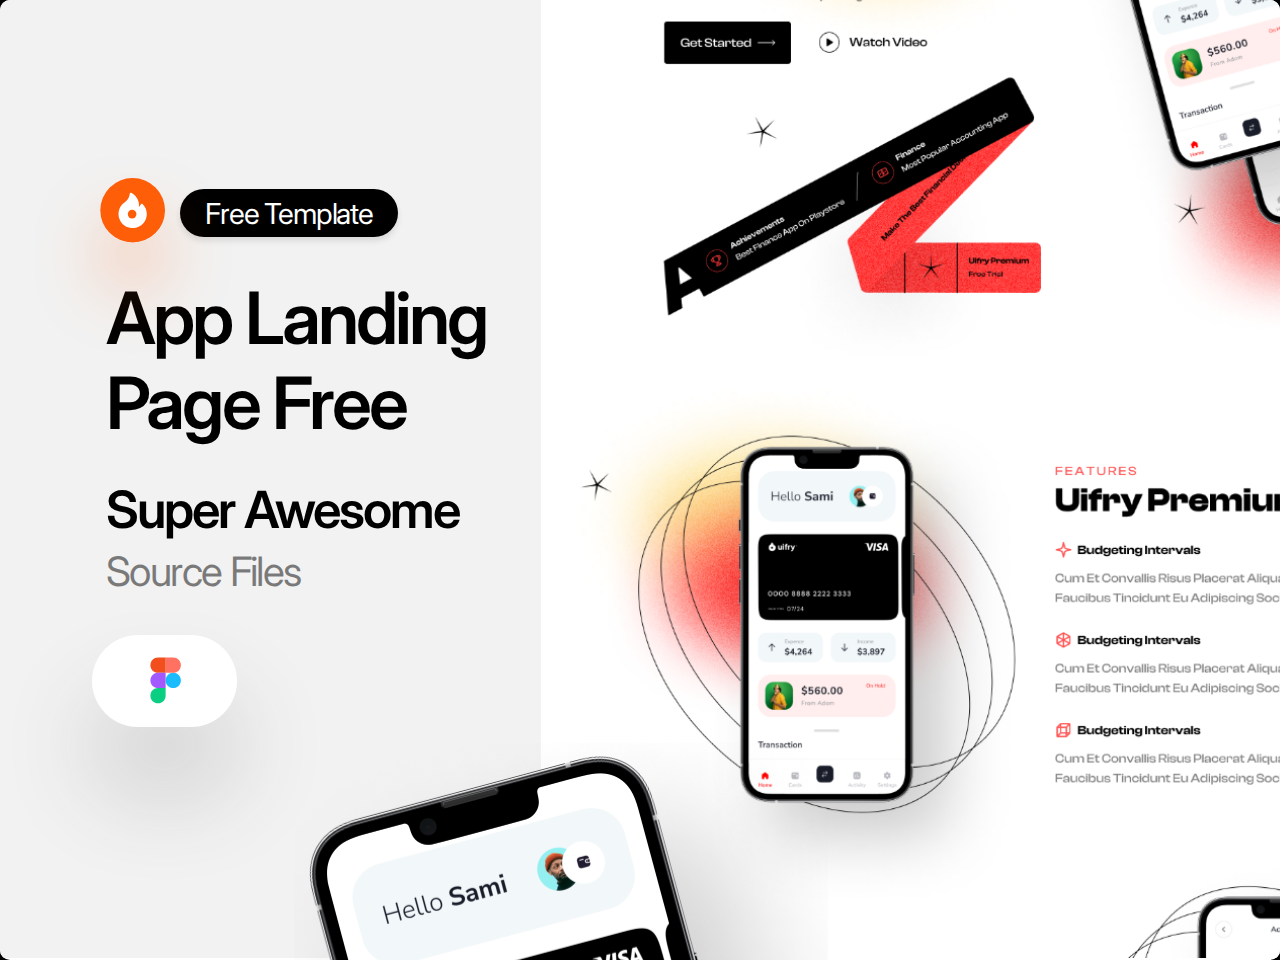
<file: 1.main/index.html>
<!DOCTYPE html>
<html>
  <head>
    <meta charset="utf-8" />
    <meta name="viewport" content="initial-scale=1, width=device-width" />

    <link rel="stylesheet" href="./global.css" />
    <link rel="stylesheet" href="./style.css" />
    <link
      rel="stylesheet"
      href="https://fonts.googleapis.com/css2?family=Plus Jakarta Sans:wght@800&display=swap"
    />
    <link
      rel="stylesheet"
      href="https://fonts.googleapis.com/css2?family=Inter:wght@400;600&display=swap"
    />
  </head>
  <body>
    <div class="freebie">
      <main class="preview">
        <div class="app-landing-page-container">
          <p class="app-landing">App Landing</p>
          <p class="page-free">Page Free</p>
        </div>
        <b class="super-awesome">Super Awesome</b>
        <div class="source-files">Source Files</div>
        <button class="rectangle-parent">
          <div class="frame-inner"></div>
          <div class="free-template">Free Template</div>
        </button>
        <div class="rectangle-group">
          <div class="rectangle-div"></div>
          <img
            class="figma-icon"
            loading="lazy"
            alt=""
            src="./public/figma.svg"
          />
        </div>
        <div class="wrapper-group-1">
          <img
            class="wrapper-group-1-child"
            loading="lazy"
            alt=""
            src="./public/group-1.svg"
          />
        </div>
        <section class="desktop-3-2-parent">
          <img
            class="desktop-3-2"
            loading="lazy"
            alt=""
            src="./public/desktop--3-2@2x.png"
          />
          <div class="separator"></div>
          <div class="separator1"></div>
          <div class="div"></div>
          <div class="wrapper-desktop-3-1">
            <a href="/2.imageClick/index.html">
              <img 
                class="desktop-3-1"
                alt=""
                src="./public/desktop--3-1@2x.png"
              />
            </a>
          </div>
        </section>
      </main>
      <img
        class="iphone-13-pro-front-icon"
        alt=""
        src="./public/iphone13profront@2x.png"
      />
    </div>
  </body>
  <script>
        
  </script>
</html>
</file>
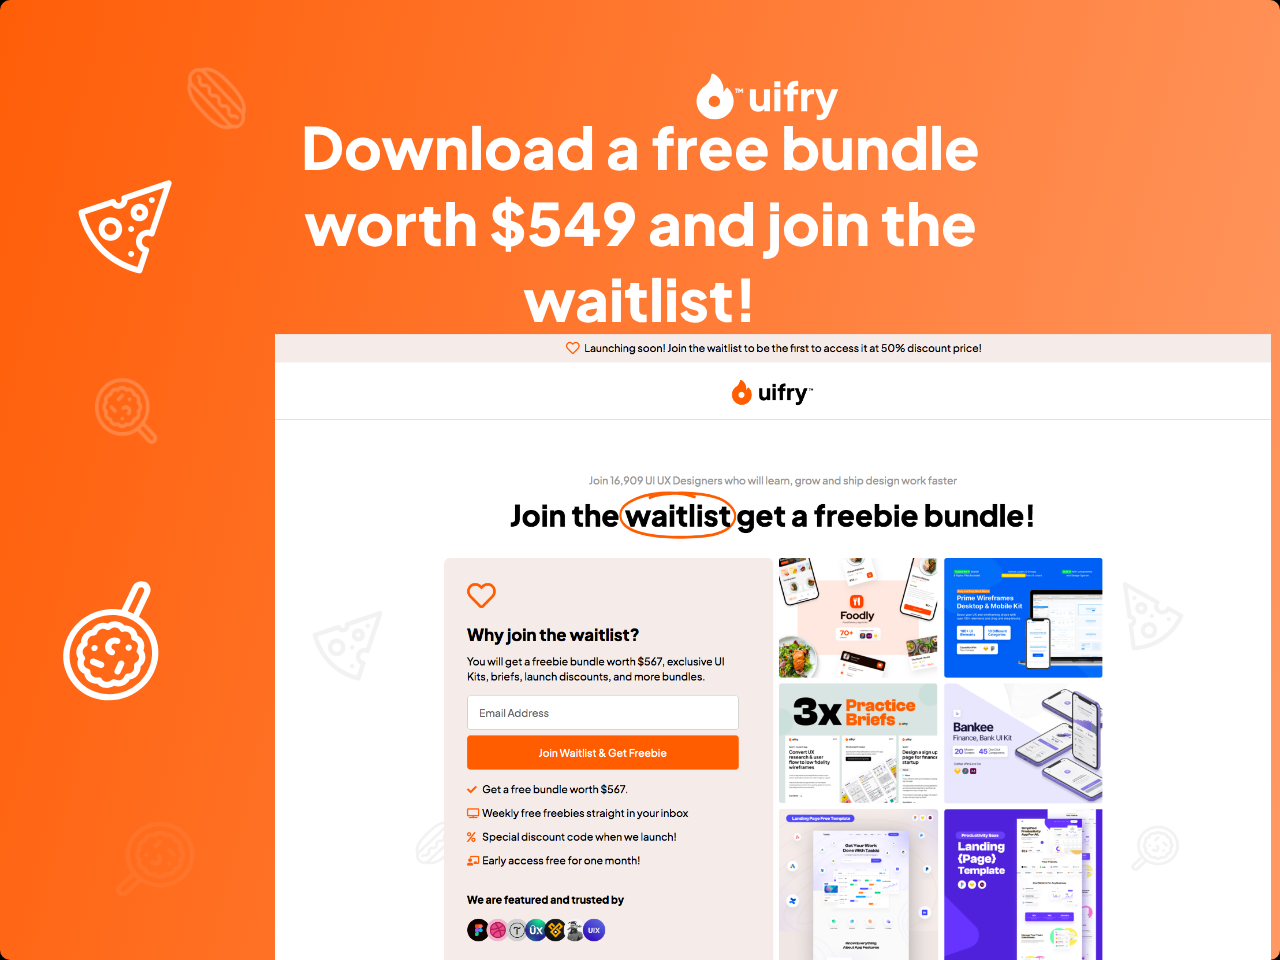
<file: 3.download/index.html>
<!DOCTYPE html>
<html>
  <head>
    <meta charset="utf-8" />
    <meta name="viewport" content="initial-scale=1, width=device-width" />

    <link rel="stylesheet" href="./global.css" />
    <link rel="stylesheet" href="./style.css" />
    <link
      rel="stylesheet"
      href="https://fonts.googleapis.com/css2?family=Plus Jakarta Sans:wght@800&display=swap"
    />
    <link
      rel="stylesheet"
      href="https://fonts.googleapis.com/css2?family=Inter:wght@400;600&display=swap"
    />
  </head>
  <body>
    <div class="uifrycom-waiting-list-and-fee">
      <div class="download-a-free">
        Download a free bundle worth $549 and join the waitlist!
      </div>
      <main class="wrapper-image-1-parent">
        <div class="wrapper-image-1">
          <img class="image-1-icon" alt="" src="./public/image-1@2x.png" />
        </div>
        <img
          class="trending-topic-1-icon"
          loading="lazy"
          alt=""
          src="./public/trendingtopic-1.svg"
        />

        <img
          class="uifry-icon"
          loading="lazy"
          alt=""
          src="./public/uifry.svg"
        />

        <img class="frame-child" alt="" src="./public/group-1000002570.svg" />

        <section class="tm-parent">
          <b class="tm">TM</b>
          <img
            class="frame-item"
            alt=""
            src="./public/group-1000002572@2x.png"
          />
        </section>
        <img class="emmental-icon" alt="" src="./public/emmental@2x.png" />
      </main>
    </div>
  </body>
</html>
</file>
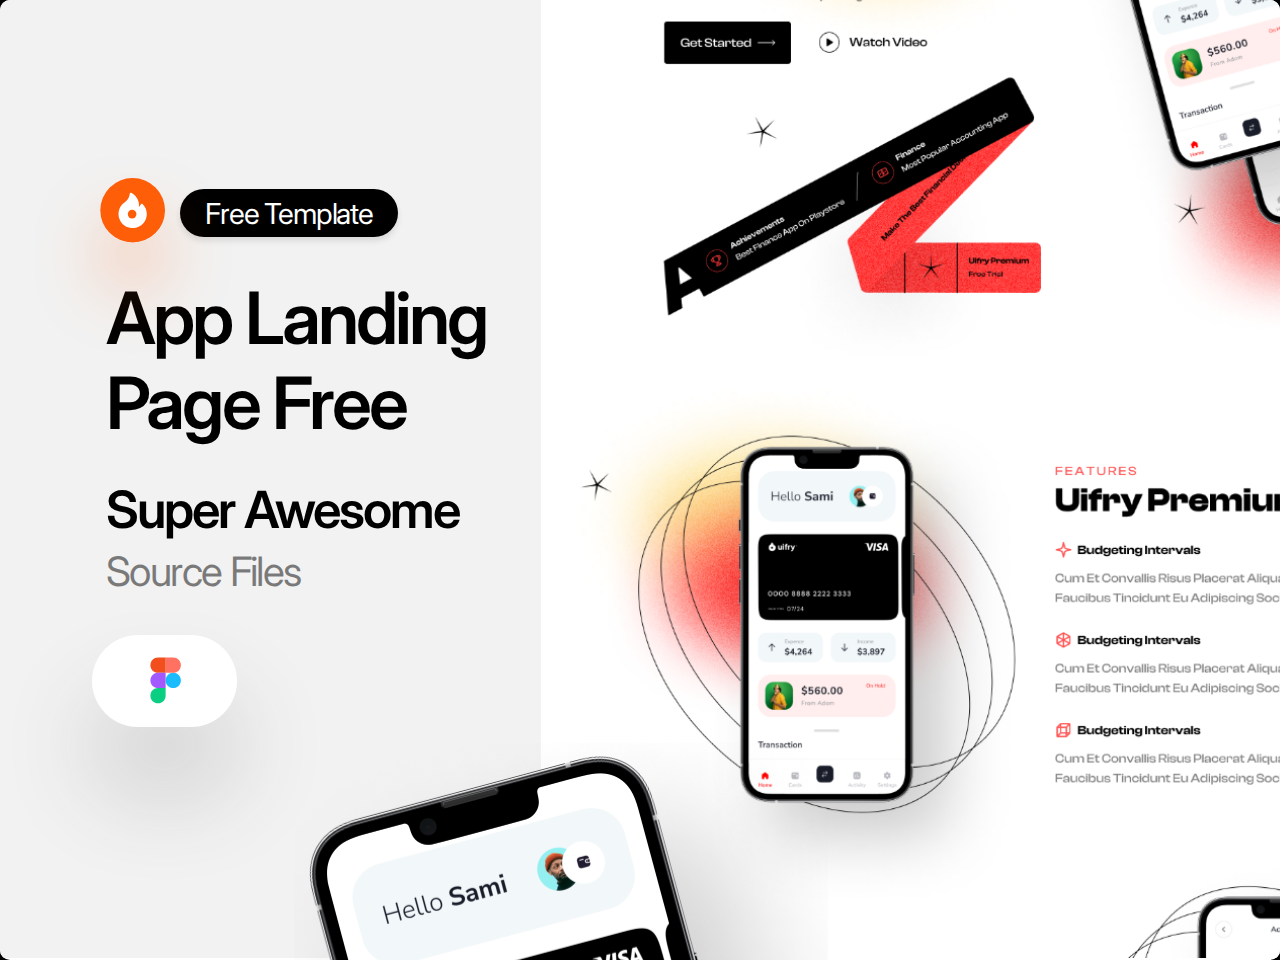
<file: indexMain.html>
<!DOCTYPE html>
<html>
  <head>
    <meta charset="utf-8" />
    <meta name="viewport" content="initial-scale=1, width=device-width" />

    <link rel="stylesheet" href="./globalMain.css" />
    <link rel="stylesheet" href="./styleMain.css" />
    <link
      rel="stylesheet"
      href="https://fonts.googleapis.com/css2?family=Plus Jakarta Sans:wght@800&display=swap"
    />
    <link
      rel="stylesheet"
      href="https://fonts.googleapis.com/css2?family=Inter:wght@400;600&display=swap"
    />
  </head>
  <body>
    <div class="freebie">
      <main class="preview">
        <div class="app-landing-page-container">
          <p class="app-landing">App Landing</p>
          <p class="page-free">Page Free</p>
        </div>
        <b class="super-awesome">Super Awesome</b>
        <div class="source-files">Source Files</div>
        <button class="rectangle-parent">
          <div class="frame-inner"></div>
          <div class="free-template">Free Template</div>
        </button>
        <div class="rectangle-group">
          <div class="rectangle-div"></div>
          <img
            class="figma-icon"
            loading="lazy"
            alt=""
            src="./public/figma.svg"
          />
        </div>
        <div class="wrapper-group-1">
          <img
            class="wrapper-group-1-child"
            loading="lazy"
            alt=""
            src="./public/group-1.svg"
          />
        </div>
        <section class="desktop-3-2-parent">
          <img
            class="desktop-3-2"
            loading="lazy"
            alt=""
            src="./public/desktop--3-2@2x.png"
          />
          <div class="separator"></div>
          <div class="separator1"></div>
          <div class="div"></div>
          <div class="wrapper-desktop-3-1">
            <a href="/2.imageClick/indexImgClick.html">
              <img 
                class="desktop-3-1"
                alt=""
                src="./public/desktop--3-1@2x.png"
              />
            </a>
          </div>
        </section>
      </main>
      <img
        class="iphone-13-pro-front-icon"
        alt=""
        src="./public/iphone13profront@2x.png"
      />
    </div>
  </body>
  <script>
        
  </script>
</html>
</file>
<file: 1.main/global.css>
/* Base Styles */
body {
  margin: 0;
  line-height: normal;
  font-family: var(--font-plus-jakarta-sans);
  background-color: var(--color-white);
  transition: background-color 0.5s;
}

body:hover {
  background-color: var(--color-black);
}

:root {
  /* Fonts */
  --font-plus-jakarta-sans: "Plus Jakarta Sans";
  --font-inter: Inter;

  /* Colors */
  --color-white: #fff;
  --color-black: #000;
  --color-darkgray: #333;
  --color-tomato: #ff5555;

  /* Paddings */
  --padding-108xl: 127px;
  --padding-xl: 20px;
  --padding-44xl: 63px;

  /* Border radiuses */
  --br-3xs: 10px;
  --br-76xl-9: 95.9px;
  --br-28xl-9: 47.9px;

  /* Effects */
  --s: 0 4px 6px rgba(0, 0, 0, 0.1);
  --s-hover: 0 10px 20px rgba(0, 0, 0, 0.2);
}

button, .card, .container {
  box-shadow: var(--s);
  transition: transform 0.3s, box-shadow 0.3s;
}

button:hover, .card:hover, .container:hover {
  transform: translateY(-5px);
  box-shadow: var(--s-hover);
}

button {
  background-color: var(--color-tomato);
  color: var(--color-white);
  padding: var(--padding-xl);
  border: none;
  border-radius: var(--br-3xs);
  font-size: 16px;
  cursor: pointer;
  transition: background-color 0.3s;
}

button:hover {
  background-color: #e63e3e; /* Lighter shade of tomato */
}

.card {
  background-color: var(--color-white);
  padding: var(--padding-xl);
  border-radius: var(--br-3xs);
}

.container {
  padding: var(--padding-xl);
}

a {
  color: var(--color-darkgray);
  text-decoration: none;
  transition: color 0.3s;
}

a:hover {
  color: var(--color-tomato);
}

img {
  transition: transform 0.3s;
}

img:hover {
  transform: scale(1.1);
}

/* Responsive Styles */
@media screen and (max-width: 1200px) {
  button {
    font-size: 14px;
    padding: 18px;
  }
  .card, .container {
    padding: 18px;
  }
}

@media screen and (max-width: 992px) {
  body {
    font-size: 16px;
  }
  button {
    font-size: 14px;
    padding: 16px;
  }
  .card, .container {
    padding: 16px;
  }
}

@media screen and (max-width: 768px) {
  body {
    font-size: 15px;
  }
  button {
    font-size: 13px;
    padding: 14px;
  }
  .card, .container {
    padding: 14px;
  }
}

@media screen and (max-width: 576px) {
  body {
    font-size: 14px;
  }
  button {
    font-size: 12px;
    padding: 12px;
  }
  .card, .container {
    padding: 12px;
  }
  img {
    width: 100%;
    height: auto;
  }
}

@media screen and (max-width: 450px) {
  body {
    font-size: 13px;
  }
  button {
    font-size: 11px;
    padding: 10px;
  }
  .card, .container {
    padding: 10px;
  }
  a {
    font-size: 14px;
  }
  img {
    width: 100%;
    height: auto;
  }
}

@media screen and (max-width: 375px) {
  body {
    font-size: 12px;
  }
  button {
    font-size: 10px;
    padding: 8px;
  }
  .card, .container {
    padding: 8px;
  }
  a {
    font-size: 12px;
  }
  img {
    width: 100%;
    height: auto;
  }
}
</file>
<file: 1.main/style.css>
/* Base Styles */
.app-landing,
.page-free {
  margin: 0;
}

.app-landing-page-container {
  position: absolute;
  top: 276.3px;
  left: 116.2px;
  line-height: 117.52%;
  font-weight: 600;
  font-size: 72px;
}

.source-files,
.super-awesome,
.app-landing-page-container {
  position: absolute;
  letter-spacing: -0.04em;
}

.super-awesome {
  top: 479px;
  left: 116.2px;
  font-size: 51.3px;
  line-height: 117.52%;
  font-weight: 600;
}

.source-files {
  top: 548px;
  left: 116px;
  font-size: 40.6px;
  line-height: 48px;
  color: rgba(0, 0, 0, 0.5);
}

.frame-inner {
  height: 48px;
  width: 234px;
  position: relative;
  border-radius: 47.92px;
  background-color: var(--color-black);
  display: none;
}

.free-template {
  position: relative;
  font-size: 28.8px;
  letter-spacing: -0.04em;
  line-height: 34px;
  font-family: var(--font-inter);
  color: var(--color-white);
  text-align: left;
  z-index: 1;
}

.rectangle-parent {
  cursor: pointer;
  border: 0;
  padding: 8px 25px 6px;
  background-color: var(--color-black);
  position: absolute;
  top: 189px;
  left: 190px;
  border-radius: 47.92px;
  display: flex;
  flex-direction: row;
  align-items: flex-start;
  justify-content: flex-start;
  white-space: nowrap;
}

.rectangle-parent:hover {
  background-color: #333;
}

.rectangle-div {
  height: 92px;
  width: 146px;
  position: relative;
  box-shadow: 0 63.9px 95.85px rgba(58, 58, 58, 0.2);
  border-radius: 95.85px;
  background-color: var(--color-white);
  display: none;
}

.figma-icon {
  height: 55.1px;
  width: 55.1px;
  position: relative;
  overflow: hidden;
  flex-shrink: 0;
  z-index: 1;
}

.rectangle-group {
  position: absolute;
  top: 635px;
  left: 102px;
  box-shadow: 0 63.9px 95.85px rgba(58, 58, 58, 0.2);
  border-radius: 95.85px;
  background-color: var(--color-white);
  display: flex;
  flex-direction: row;
  align-items: flex-start;
  justify-content: flex-start;
  padding: 18.4px 44px 18.5px 46px;
}

.wrapper-group-1-child {
  width: 100%;
  height: 100%;
  object-fit: contain;
  position: absolute;
  left: 0;
  top: 45px;
  transform: scale(3.066);
}

.wrapper-group-1 {
  position: absolute;
  top: 177px;
  left: 110px;
  width: 64.7px;
  height: 64.7px;
  display: flex;
  align-items: center;
  justify-content: center;
}

.desktop-3-2 {
  position: absolute;
  top: 21px;
  left: 812.1px;
  width: 253px;
  height: 1034px;
  object-fit: cover;
}

.div,
.separator,
.separator1 {
  position: absolute;
  top: 277.36px;
  left: 356.9px;
  filter: drop-shadow(16px 16px 95.85px rgba(168, 168, 168, 0.1));
  width: 291.8px;
  height: 631.9px;
  transform: rotate(-20.2deg);
  transform-origin: 0 0;
  z-index: 1;
}

.div,
.separator1 {
  top: 242.66px;
  left: 0;
  z-index: 2;
}

.div {
  top: -340.51px;
  left: 129.5px;
  width: 291.7px;
  height: 631.6px;
  transform: rotate(-20.1deg);
  z-index: 3;
}

.desktop-3-1 {
  width: 100%;
  height: 100%;
  z-index: 4;
  object-fit: contain;
  position: absolute;
  left: 31px;
  top: 43px;
  transform: scale(1.246);
}

.wrapper-desktop-3-1 {
  position: absolute;
  top: 73px;
  left: 112.1px;
  width: 814px;
  height: 3328px;
  z-index: 4;
  display: flex;
  align-items: center;
  justify-content: center;
}

.desktop-3-2-parent {
  position: absolute;
  top: 0;
  left: 507.9px;
  width: 1065.1px;
  height: 960px;
}

.preview {
  margin-left: -10px;
  height: 958px;
  width: 1638px;
  position: relative;
  background-color: #f2f2f2;
  overflow: hidden;
  flex-shrink: 0;
  max-width: 103%;
  text-align: left;
  font-size: 71.8px;
  color: var(--color-black);
  font-family: var(--font-inter);
}

.iphone-13-pro-front-icon {
  height: 793px;
  width: 533.7px;
  position: absolute;
  margin: 0 !important;
  bottom: -576px;
  left: 294px;
  object-fit: contain;
  z-index: 5;
}

.freebie {
  width: 100%;
  height: 960px;
  position: relative;
  border-radius: var(--br-3xs);
  background-color: var(--color-white);
  overflow: hidden;
  display: flex;
  flex-direction: row;
  align-items: flex-start;
  justify-content: flex-start;
  padding: 0 0 2px;
  box-sizing: border-box;
  line-height: normal;
  letter-spacing: normal;
}

/* Responsive Styles */
@media screen and (max-width: 1200px) {
  .app-landing-page-container {
    font-size: 64px;
    top: 240px;
  }
  .super-awesome {
    font-size: 48px;
    top: 420px;
  }
  .source-files {
    font-size: 36px;
    top: 480px;
  }
}

@media screen and (max-width: 992px) {
  .app-landing-page-container {
    font-size: 54px;
    top: 200px;
  }
  .super-awesome {
    font-size: 42px;
    top: 360px;
  }
  .source-files {
    font-size: 32px;
    top: 420px;
  }
}

@media screen and (max-width: 768px) {
  .app-landing-page-container {
    font-size: 48px;
    top: 180px;
  }
  .super-awesome {
    font-size: 36px;
    top: 320px;
  }
  .source-files {
    font-size: 28px;
    top: 380px;
  }
  .rectangle-parent {
    top: 150px;
    left: 150px;
  }
  .rectangle-group {
    top: 570px;
    left: 90px;
  }
}

@media screen and (max-width: 576px) {
  .app-landing-page-container {
    font-size: 40px;
    top: 160px;
  }
  .super-awesome {
    font-size: 32px;
    top: 280px;
  }
  .source-files {
    font-size: 24px;
    top: 340px;
  }
  .rectangle-parent {
    top: 130px;
    left: 120px;
  }
  .rectangle-group {
    top: 520px;
    left: 70px;
  }
}

@media screen and (max-width: 450px) {
  .app-landing-page-container {
    font-size: 36px;
    line-height: 44px;
    top: 140px;
  }
  .super-awesome {
    font-size: 28px;
    line-height: 34px;
    top: 240px;
  }
  .source-files {
    font-size: 20px;
    line-height: 24px;
    top: 300px;
  }
  .rectangle-parent {
    top: 110px;
    left: 100px;
  }
  .rectangle-group {
    top: 470px;
    left: 50px;
  }
}

@media screen and (max-width: 375px) {
  .app-landing-page-container {
    font-size: 32px;
    top: 120px;
  }
  .super-awesome {
    font-size: 24px;
    top: 220px;
  }
  .source-files {
    font-size: 18px;
    top: 280px;
  }
  .rectangle-parent {
    top: 100px;
    left: 80px;
  }
  .rectangle-group {
    top: 420px;
    left: 40px;
  }
}
</file>
<file: 3.download/global.css>
/* Base Styles */
body {
  margin: 0;
  line-height: normal;
  font-family: var(--font-plus-jakarta-sans);
  background-color: var(--color-white);
  transition: background-color 0.5s;
}

body:hover {
  background-color: var(--color-black);
}

:root {
  /* Fonts */
  --font-plus-jakarta-sans: "Plus Jakarta Sans";
  --font-inter: Inter;

  /* Colors */
  --color-white: #fff;
  --color-black: #000;
  --color-darkgray: #333;
  --color-tomato: #ff5555;

  /* Paddings */
  --padding-108xl: 127px;
  --padding-xl: 20px;
  --padding-44xl: 63px;

  /* Border radiuses */
  --br-3xs: 10px;
  --br-76xl-9: 95.9px;
  --br-28xl-9: 47.9px;

  /* Effects */
  --s: -13px 13px 104.09px rgba(161, 161, 161, 0.1);

  /* Animations */
  --animation-fade-in: fadeIn 1s ease-in-out;
  --animation-slide-in: slideIn 0.5s ease-in-out;
}

/* Add animation keyframes */
@keyframes fadeIn {
  from {
      opacity: 0;
  }
  to {
      opacity: 1;
  }
}

@keyframes slideIn {
  from {
      transform: translateY(50px);
      opacity: 0;
  }
  to {
      transform: translateY(0);
      opacity: 1;
  }
}

@keyframes bounce {
  0%, 20%, 50%, 80%, 100% {
    transform: translateY(0);
  }
  40% {
    transform: translateY(-30px);
  }
  60% {
    transform: translateY(-15px);
  }
}

button, .card, .container {
  box-shadow: var(--s);
  transition: transform 0.3s, box-shadow 0.3s;
}

button:hover, .card:hover, .container:hover {
  transform: scale(1.05);
  box-shadow: -13px 13px 104.09px rgba(161, 161, 161, 0.3);
}

button {
  background-color: var(--color-tomato);
  color: var(--color-white);
  padding: var(--padding-xl);
  border: none;
  border-radius: var(--br-3xs);
  font-size: 16px;
  cursor: pointer;
  animation: var(--animation-fade-in);
}

button:hover {
  background-color: var(--color-darkgray);
}

.card {
  background-color: var(--color-white);
  padding: var(--padding-xl);
  border-radius: var(--br-3xs);
  animation: var(--animation-slide-in);
}

.container {
  padding: var(--padding-xl);
  animation: var(--animation-fade-in);
}

a {
  color: var(--color-darkgray);
  text-decoration: none;
  transition: color 0.3s;
}

a:hover {
  color: var(--color-tomato);
}

img {
  transition: transform 0.3s;
}

img:hover {
  transform: scale(1.1);
}

.bounce {
  animation: bounce 1s infinite;
}

/* Responsive Styles */
@media screen and (max-width: 1200px) {
  button {
    font-size: 15px;
    padding: var(--padding-xl);
  }
  .card, .container {
    padding: var(--padding-44xl);
  }
}

@media screen and (max-width: 992px) {
  body {
    font-size: 15px;
  }
  button {
    font-size: 14px;
    padding: var(--padding-xl);
  }
  .card, .container {
    padding: var(--padding-xl);
  }
}

@media screen and (max-width: 768px) {
  body {
    font-size: 14px;
  }
  button {
    font-size: 13px;
    padding: var(--padding-xl);
  }
  .card, .container {
    padding: var(--padding-xl);
  }
}

@media screen and (max-width: 576px) {
  body {
    font-size: 13px;
  }
  button {
    font-size: 12px;
    padding: var(--padding-xl);
  }
  .card, .container {
    padding: var(--padding-xl);
  }
  img {
    width: 100%;
    height: auto;
  }
}

@media screen and (max-width: 450px) {
  body {
    font-size: 12px;
  }
  button {
    font-size: 11px;
    padding: var(--padding-xl);
  }
  .card, .container {
    padding: var(--padding-xl);
  }
  a {
    font-size: 11px;
  }
  img {
    width: 100%;
    height: auto;
  }
}

@media screen and (max-width: 375px) {
  body {
    font-size: 11px;
  }
  button {
    font-size: 10px;
    padding: var(--padding-xl);
  }
  .card, .container {
    padding: var(--padding-xl);
  }
  a {
    font-size: 11px;
  }
  img {
    width: 100%;
    height: auto;
  }
}
</file>
<file: 3.download/style.css>
.download-a-free {
    width: 1001.7px;
    height: 445.8px;
    position: relative;
    line-height: 130%;
    font-weight: 800;
    display: flex;
    align-items: center;
    justify-content: center;
    flex-shrink: 0;
    max-width: 100%;
    z-index: 1;
  }
  .image-1-icon {
    width: 100%;
    height: 100%;
    object-fit: contain;
    position: absolute;
    left: 0;
    top: 0;
    transform: scale(1.071);
  }
  .wrapper-image-1 {
    position: absolute;
    top: 360.2px;
    left: 244.9px;
    border-radius: 12.96px;
    width: 968px;
    height: 729.6px;
    display: flex;
    align-items: center;
    justify-content: center;
  }
  .trending-topic-1-icon {
    position: absolute;
    top: 72.6px;
    left: 646.6px;
    width: 47.9px;
    height: 47.9px;
    overflow: hidden;
    z-index: 2;
  }
  .uifry-icon {
    top: 79.8px;
    left: 703.6px;
    width: 92.8px;
    height: 41.3px;
  }
  .frame-child,
  .tm,
  .uifry-icon {
    position: absolute;
    z-index: 2;
  }
  .frame-child {
    top: 143px;
    left: 0;
    width: 1433.9px;
    height: 756.8px;
  }
  .tm {
    margin: 0 !important;
    top: 207.6px;
    right: 626.6px;
    font-weight: 800;
    display: inline-block;
    min-width: 12.7px;
  }
  .frame-item,
  .tm-parent {
    height: 598.3px;
    max-width: 100%;
  }
  .frame-item {
    flex: 1;
    position: relative;
    overflow: hidden;
    object-fit: contain;
    z-index: 3;
  }
  .tm-parent {
    position: absolute;
    top: -120.5px;
    left: 49.9px;
    width: 1388.3px;
    display: flex;
    flex-direction: row;
    align-items: flex-start;
    justify-content: flex-start;
    text-align: left;
    font-size: 5.9px;
    color: var(--color-white);
    font-family: var(--font-plus-jakarta-sans);
  }
  .emmental-icon {
    position: absolute;
    top: 150.1px;
    left: 24.9px;
    width: 132.8px;
    height: 132.8px;
    object-fit: contain;
    z-index: 4;
  }
  .wrapper-image-1-parent {
    width: 1438.2px;
    height: 100%;
    position: absolute;
    margin: 0 !important;
    top: 0;
    bottom: 0;
    left: 44.1px;
    max-width: 100%;
  }
  .uifrycom-waiting-list-and-fee {
    width: 100%;
    position: relative;
    border-radius: var(--br-3xs);
    background: linear-gradient(103.53deg, #ff5e08, #ff9963);
    overflow: hidden;
    display: flex;
    flex-direction: column;
    align-items: flex-start;
    justify-content: flex-start;
    padding: 0 255px 514.2px;
    box-sizing: border-box;
    line-height: normal;
    letter-spacing: normal;
    text-align: center;
    font-size: 58.3px;
    color: var(--color-white);
    font-family: var(--font-plus-jakarta-sans);
  }
  @media screen and (max-width: 1200px) {
    .uifrycom-waiting-list-and-fee {
      padding-left: var(--padding-108xl);
      padding-right: var(--padding-108xl);
      box-sizing: border-box;
    }
  }
  @media screen and (max-width: 1050px) {
    .download-a-free {
      font-size: 47px;
      line-height: 61px;
    }
  }
  @media screen and (max-width: 750px) {
    .uifrycom-waiting-list-and-fee {
      padding-left: var(--padding-44xl);
      padding-right: var(--padding-44xl);
      box-sizing: border-box;
    }
  }
  @media screen and (max-width: 450px) {
    .download-a-free {
      font-size: 35px;
      line-height: 45px;
    }
    .uifrycom-waiting-list-and-fee {
      padding-left: var(--padding-xl);
      padding-right: var(--padding-xl);
      box-sizing: border-box;
    }
  }
</file>
<file: globalMain.css>
/* Base Styles */
body {
  margin: 0;
  line-height: normal;
  font-family: var(--font-plus-jakarta-sans);
  background-color: var(--color-white);
  transition: background-color 0.5s;
}

body:hover {
  background-color: var(--color-black);
}

:root {
  /* Fonts */
  --font-plus-jakarta-sans: "Plus Jakarta Sans";
  --font-inter: Inter;

  /* Colors */
  --color-white: #fff;
  --color-black: #000;
  --color-darkgray: #333;
  --color-tomato: #ff5555;

  /* Paddings */
  --padding-108xl: 127px;
  --padding-xl: 20px;
  --padding-44xl: 63px;

  /* Border radiuses */
  --br-3xs: 10px;
  --br-76xl-9: 95.9px;
  --br-28xl-9: 47.9px;

  /* Effects */
  --s: 0 4px 6px rgba(0, 0, 0, 0.1);
  --s-hover: 0 10px 20px rgba(0, 0, 0, 0.2);
}

button, .card, .container {
  box-shadow: var(--s);
  transition: transform 0.3s, box-shadow 0.3s;
}

button:hover, .card:hover, .container:hover {
  transform: translateY(-5px);
  box-shadow: var(--s-hover);
}

button {
  background-color: var(--color-tomato);
  color: var(--color-white);
  padding: var(--padding-xl);
  border: none;
  border-radius: var(--br-3xs);
  font-size: 16px;
  cursor: pointer;
  transition: background-color 0.3s;
}

button:hover {
  background-color: #e63e3e; /* Lighter shade of tomato */
}

.card {
  background-color: var(--color-white);
  padding: var(--padding-xl);
  border-radius: var(--br-3xs);
}

.container {
  padding: var(--padding-xl);
}

a {
  color: var(--color-darkgray);
  text-decoration: none;
  transition: color 0.3s;
}

a:hover {
  color: var(--color-tomato);
}

img {
  transition: transform 0.3s;
}

img:hover {
  transform: scale(1.1);
}

/* Responsive Styles */
@media screen and (max-width: 1200px) {
  button {
    font-size: 14px;
    padding: 18px;
  }
  .card, .container {
    padding: 18px;
  }
}

@media screen and (max-width: 992px) {
  body {
    font-size: 16px;
  }
  button {
    font-size: 14px;
    padding: 16px;
  }
  .card, .container {
    padding: 16px;
  }
}

@media screen and (max-width: 768px) {
  body {
    font-size: 15px;
  }
  button {
    font-size: 13px;
    padding: 14px;
  }
  .card, .container {
    padding: 14px;
  }
}

@media screen and (max-width: 576px) {
  body {
    font-size: 14px;
  }
  button {
    font-size: 12px;
    padding: 12px;
  }
  .card, .container {
    padding: 12px;
  }
  img {
    width: 100%;
    height: auto;
  }
}

@media screen and (max-width: 450px) {
  body {
    font-size: 13px;
  }
  button {
    font-size: 11px;
    padding: 10px;
  }
  .card, .container {
    padding: 10px;
  }
  a {
    font-size: 14px;
  }
  img {
    width: 100%;
    height: auto;
  }
}

@media screen and (max-width: 375px) {
  body {
    font-size: 12px;
  }
  button {
    font-size: 10px;
    padding: 8px;
  }
  .card, .container {
    padding: 8px;
  }
  a {
    font-size: 12px;
  }
  img {
    width: 100%;
    height: auto;
  }
}
</file>
<file: styleMain.css>
/* Base Styles */
.app-landing,
.page-free {
  margin: 0;
}

.app-landing-page-container {
  position: absolute;
  top: 276.3px;
  left: 116.2px;
  line-height: 117.52%;
  font-weight: 600;
  font-size: 72px;
}

.source-files,
.super-awesome,
.app-landing-page-container {
  position: absolute;
  letter-spacing: -0.04em;
}

.super-awesome {
  top: 479px;
  left: 116.2px;
  font-size: 51.3px;
  line-height: 117.52%;
  font-weight: 600;
}

.source-files {
  top: 548px;
  left: 116px;
  font-size: 40.6px;
  line-height: 48px;
  color: rgba(0, 0, 0, 0.5);
}

.frame-inner {
  height: 48px;
  width: 234px;
  position: relative;
  border-radius: 47.92px;
  background-color: var(--color-black);
  display: none;
}

.free-template {
  position: relative;
  font-size: 28.8px;
  letter-spacing: -0.04em;
  line-height: 34px;
  font-family: var(--font-inter);
  color: var(--color-white);
  text-align: left;
  z-index: 1;
}

.rectangle-parent {
  cursor: pointer;
  border: 0;
  padding: 8px 25px 6px;
  background-color: var(--color-black);
  position: absolute;
  top: 189px;
  left: 190px;
  border-radius: 47.92px;
  display: flex;
  flex-direction: row;
  align-items: flex-start;
  justify-content: flex-start;
  white-space: nowrap;
}

.rectangle-parent:hover {
  background-color: #333;
}

.rectangle-div {
  height: 92px;
  width: 146px;
  position: relative;
  box-shadow: 0 63.9px 95.85px rgba(58, 58, 58, 0.2);
  border-radius: 95.85px;
  background-color: var(--color-white);
  display: none;
}

.figma-icon {
  height: 55.1px;
  width: 55.1px;
  position: relative;
  overflow: hidden;
  flex-shrink: 0;
  z-index: 1;
}

.rectangle-group {
  position: absolute;
  top: 635px;
  left: 102px;
  box-shadow: 0 63.9px 95.85px rgba(58, 58, 58, 0.2);
  border-radius: 95.85px;
  background-color: var(--color-white);
  display: flex;
  flex-direction: row;
  align-items: flex-start;
  justify-content: flex-start;
  padding: 18.4px 44px 18.5px 46px;
}

.wrapper-group-1-child {
  width: 100%;
  height: 100%;
  object-fit: contain;
  position: absolute;
  left: 0;
  top: 45px;
  transform: scale(3.066);
}

.wrapper-group-1 {
  position: absolute;
  top: 177px;
  left: 110px;
  width: 64.7px;
  height: 64.7px;
  display: flex;
  align-items: center;
  justify-content: center;
}

.desktop-3-2 {
  position: absolute;
  top: 21px;
  left: 812.1px;
  width: 253px;
  height: 1034px;
  object-fit: cover;
}

.div,
.separator,
.separator1 {
  position: absolute;
  top: 277.36px;
  left: 356.9px;
  filter: drop-shadow(16px 16px 95.85px rgba(168, 168, 168, 0.1));
  width: 291.8px;
  height: 631.9px;
  transform: rotate(-20.2deg);
  transform-origin: 0 0;
  z-index: 1;
}

.div,
.separator1 {
  top: 242.66px;
  left: 0;
  z-index: 2;
}

.div {
  top: -340.51px;
  left: 129.5px;
  width: 291.7px;
  height: 631.6px;
  transform: rotate(-20.1deg);
  z-index: 3;
}

.desktop-3-1 {
  width: 100%;
  height: 100%;
  z-index: 4;
  object-fit: contain;
  position: absolute;
  left: 31px;
  top: 43px;
  transform: scale(1.246);
}

.wrapper-desktop-3-1 {
  position: absolute;
  top: 73px;
  left: 112.1px;
  width: 814px;
  height: 3328px;
  z-index: 4;
  display: flex;
  align-items: center;
  justify-content: center;
}

.desktop-3-2-parent {
  position: absolute;
  top: 0;
  left: 507.9px;
  width: 1065.1px;
  height: 960px;
}

.preview {
  margin-left: -10px;
  height: 958px;
  width: 1638px;
  position: relative;
  background-color: #f2f2f2;
  overflow: hidden;
  flex-shrink: 0;
  max-width: 103%;
  text-align: left;
  font-size: 71.8px;
  color: var(--color-black);
  font-family: var(--font-inter);
}

.iphone-13-pro-front-icon {
  height: 793px;
  width: 533.7px;
  position: absolute;
  margin: 0 !important;
  bottom: -576px;
  left: 294px;
  object-fit: contain;
  z-index: 5;
}

.freebie {
  width: 100%;
  height: 960px;
  position: relative;
  border-radius: var(--br-3xs);
  background-color: var(--color-white);
  overflow: hidden;
  display: flex;
  flex-direction: row;
  align-items: flex-start;
  justify-content: flex-start;
  padding: 0 0 2px;
  box-sizing: border-box;
  line-height: normal;
  letter-spacing: normal;
}

/* Responsive Styles */
@media screen and (max-width: 1200px) {
  .app-landing-page-container {
    font-size: 64px;
    top: 240px;
  }
  .super-awesome {
    font-size: 48px;
    top: 420px;
  }
  .source-files {
    font-size: 36px;
    top: 480px;
  }
}

@media screen and (max-width: 992px) {
  .app-landing-page-container {
    font-size: 54px;
    top: 200px;
  }
  .super-awesome {
    font-size: 42px;
    top: 360px;
  }
  .source-files {
    font-size: 32px;
    top: 420px;
  }
}

@media screen and (max-width: 768px) {
  .app-landing-page-container {
    font-size: 48px;
    top: 180px;
  }
  .super-awesome {
    font-size: 36px;
    top: 320px;
  }
  .source-files {
    font-size: 28px;
    top: 380px;
  }
  .rectangle-parent {
    top: 150px;
    left: 150px;
  }
  .rectangle-group {
    top: 570px;
    left: 90px;
  }
}

@media screen and (max-width: 576px) {
  .app-landing-page-container {
    font-size: 40px;
    top: 160px;
  }
  .super-awesome {
    font-size: 32px;
    top: 280px;
  }
  .source-files {
    font-size: 24px;
    top: 340px;
  }
  .rectangle-parent {
    top: 130px;
    left: 120px;
  }
  .rectangle-group {
    top: 520px;
    left: 70px;
  }
}

@media screen and (max-width: 450px) {
  .app-landing-page-container {
    font-size: 36px;
    line-height: 44px;
    top: 140px;
  }
  .super-awesome {
    font-size: 28px;
    line-height: 34px;
    top: 240px;
  }
  .source-files {
    font-size: 20px;
    line-height: 24px;
    top: 300px;
  }
  .rectangle-parent {
    top: 110px;
    left: 100px;
  }
  .rectangle-group {
    top: 470px;
    left: 50px;
  }
}

@media screen and (max-width: 375px) {
  .app-landing-page-container {
    font-size: 32px;
    top: 120px;
  }
  .super-awesome {
    font-size: 24px;
    top: 220px;
  }
  .source-files {
    font-size: 18px;
    top: 280px;
  }
  .rectangle-parent {
    top: 100px;
    left: 80px;
  }
  .rectangle-group {
    top: 420px;
    left: 40px;
  }
}
</file>
